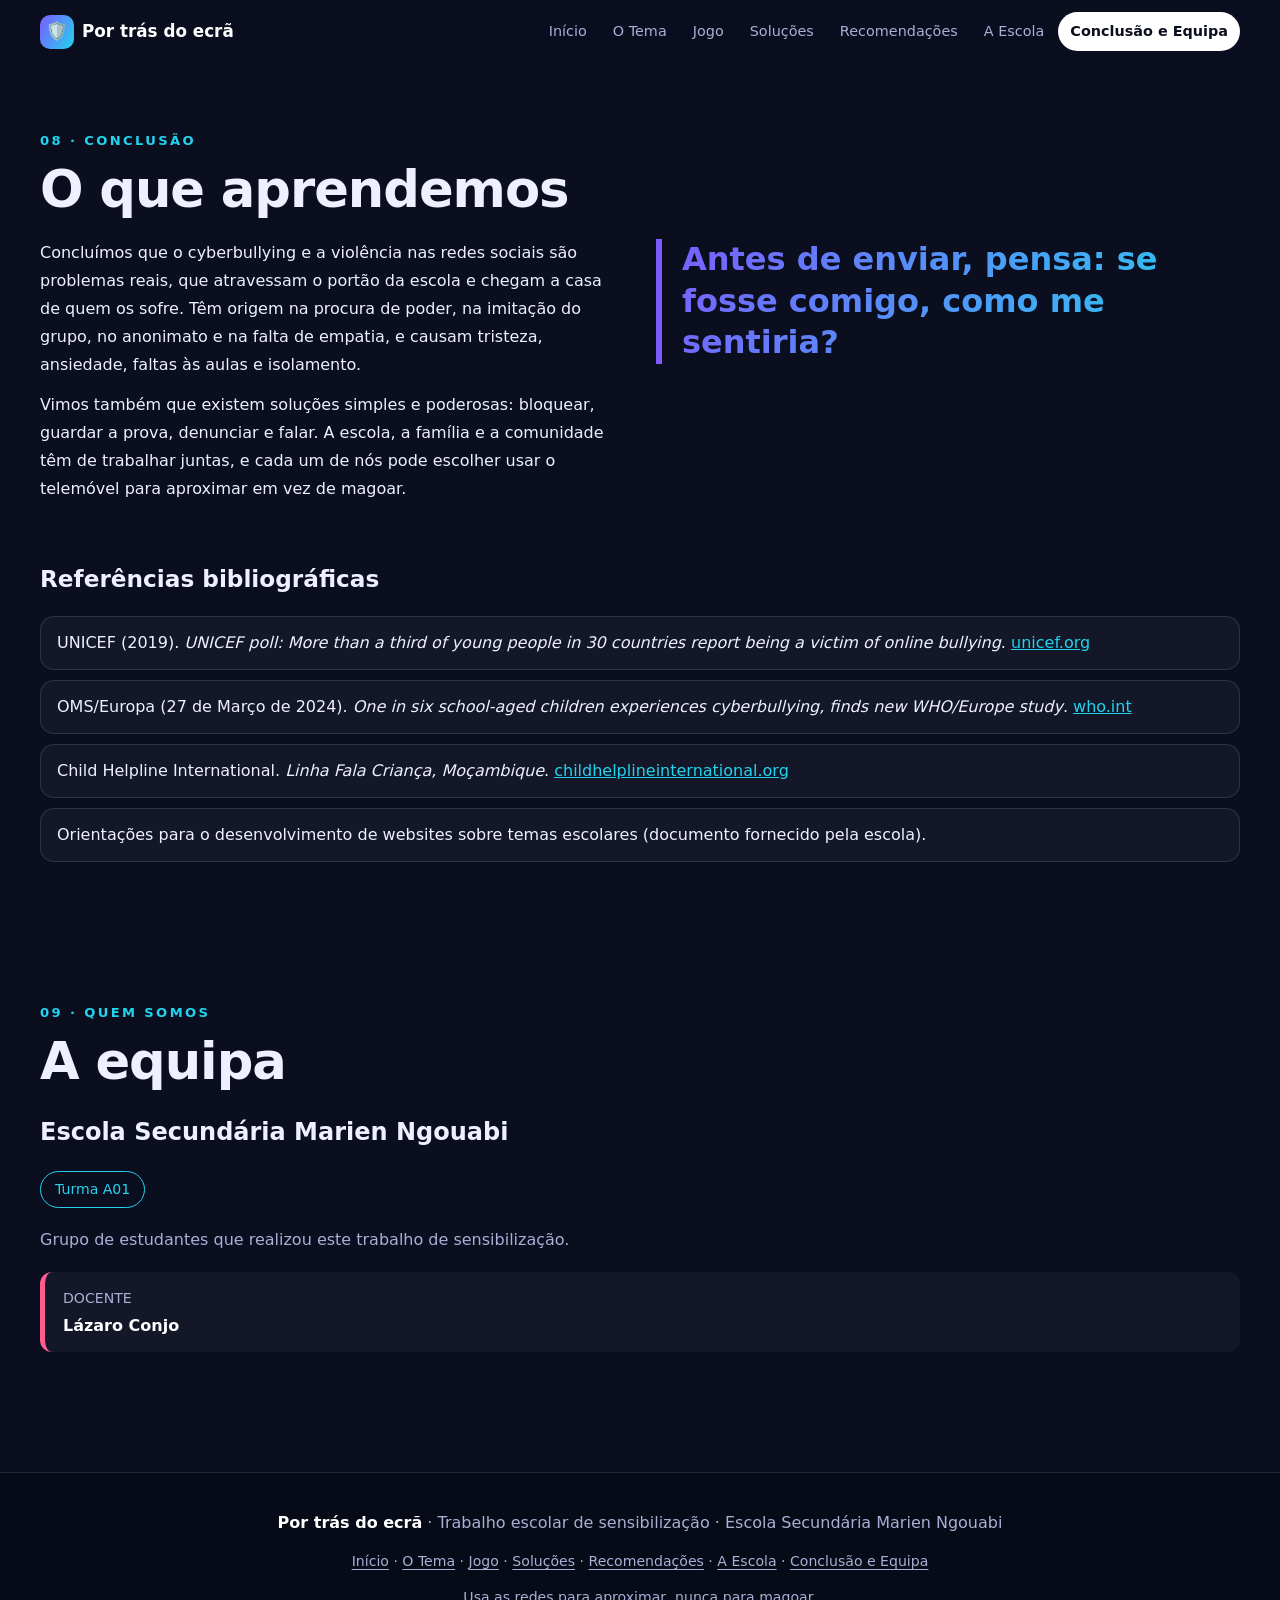
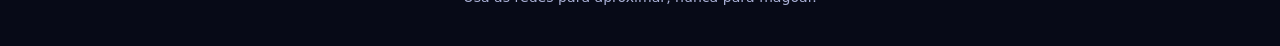
<file: conclusao.html>
<!DOCTYPE html>
<html lang="pt">
<head>
<meta charset="UTF-8">
<meta name="viewport" content="width=device-width, initial-scale=1">
<title>Conclusão, referências e equipa | Por trás do ecrã</title>
<meta name="description" content="Conclusão do trabalho, referências bibliográficas e dados da equipa.">
<link rel="stylesheet" href="style.css">
</head>
<body>
<header id="nav">
  <div class="nav-in">
    <a class="logo" href="index.html"><span class="lg">🛡️</span> Por trás do ecrã</a>
    <button id="burger" aria-label="Abrir menu" aria-expanded="false">☰</button>
    <nav id="menu">
      <a href="index.html">Início</a>
      <a href="tema.html">O Tema</a>
      <a href="jogo.html">Jogo</a>
      <a href="solucoes.html">Soluções</a>
      <a href="recomendacoes.html">Recomendações</a>
      <a href="escola.html">A Escola</a>
      <a href="conclusao.html" class="on" aria-current="page">Conclusão e Equipa</a>
    </nav>
  </div>
</header>
<main class="pg">
<section id="conclusao" class="sec first">
  <p class="eyebrow rv">08 · Conclusão</p>
  <h2 class="rv">O que aprendemos</h2>
  <div class="two">
    <div class="rv">
      <p>Concluímos que o cyberbullying e a violência nas redes sociais são problemas reais, que atravessam o portão da escola e chegam a casa de quem os sofre. Têm origem na procura de poder, na imitação do grupo, no anonimato e na falta de empatia, e causam tristeza, ansiedade, faltas às aulas e isolamento.</p>
      <p>Vimos também que existem soluções simples e poderosas: bloquear, guardar a prova, denunciar e falar. A escola, a família e a comunidade têm de trabalhar juntas, e cada um de nós pode escolher usar o telemóvel para aproximar em vez de magoar.</p>
    </div>
    <blockquote class="rv">Antes de enviar, pensa: <b>se fosse comigo, como me sentiria?</b></blockquote>
  </div>

  <h3 class="h3 rv" id="fontes">Referências bibliográficas</h3>
  <ul class="refs rv">
    <li>UNICEF (2019). <i>UNICEF poll: More than a third of young people in 30 countries report being a victim of online bullying</i>. <a href="https://www.unicef.org/angola/en/press-releases/more-third-young-people-30-countries-report-being-victim-online-bullying">unicef.org</a></li>
    <li>OMS/Europa (27 de Março de 2024). <i>One in six school-aged children experiences cyberbullying, finds new WHO/Europe study</i>. <a href="https://www.who.int/azerbaijan/news/item/27-03-2024-one-in-six-school-aged-children-experiences-cyberbullying--finds-new-who-europe-study">who.int</a></li>
    <li>Child Helpline International. <i>Linha Fala Criança, Moçambique</i>. <a href="https://childhelplineinternational.org/mozambique-linha-fala-crianca-child-helpline-mozambique/">childhelplineinternational.org</a></li>
    <li>Orientações para o desenvolvimento de websites sobre temas escolares (documento fornecido pela escola).</li>
  </ul>
</section>
<section id="equipa" class="sec">
  <p class="eyebrow rv">09 · Quem somos</p>
  <h2 class="rv">A equipa</h2>
  <div id="team" class="team rv"></div>
</section>
</main>
<footer>
  <p><b>Por trás do ecrã</b> · Trabalho escolar de sensibilização · Escola Secundária Marien Ngouabi</p>
  <p class="small fnav"><a href="index.html">Início</a> · <a href="tema.html">O Tema</a> · <a href="jogo.html">Jogo</a> · <a href="solucoes.html">Soluções</a> · <a href="recomendacoes.html">Recomendações</a> · <a href="escola.html">A Escola</a> · <a href="conclusao.html">Conclusão e Equipa</a></p>
  <p class="small">Usa as redes para aproximar, nunca para magoar.</p>
</footer>
<div id="lb" class="lb" hidden><button type="button" id="lbx" aria-label="Fechar">✕</button><img id="lbi" alt=""><p id="lbc"></p></div>
<script src="equipa.js"></script>
<script src="script.js"></script>
</body>
</html>
</file>
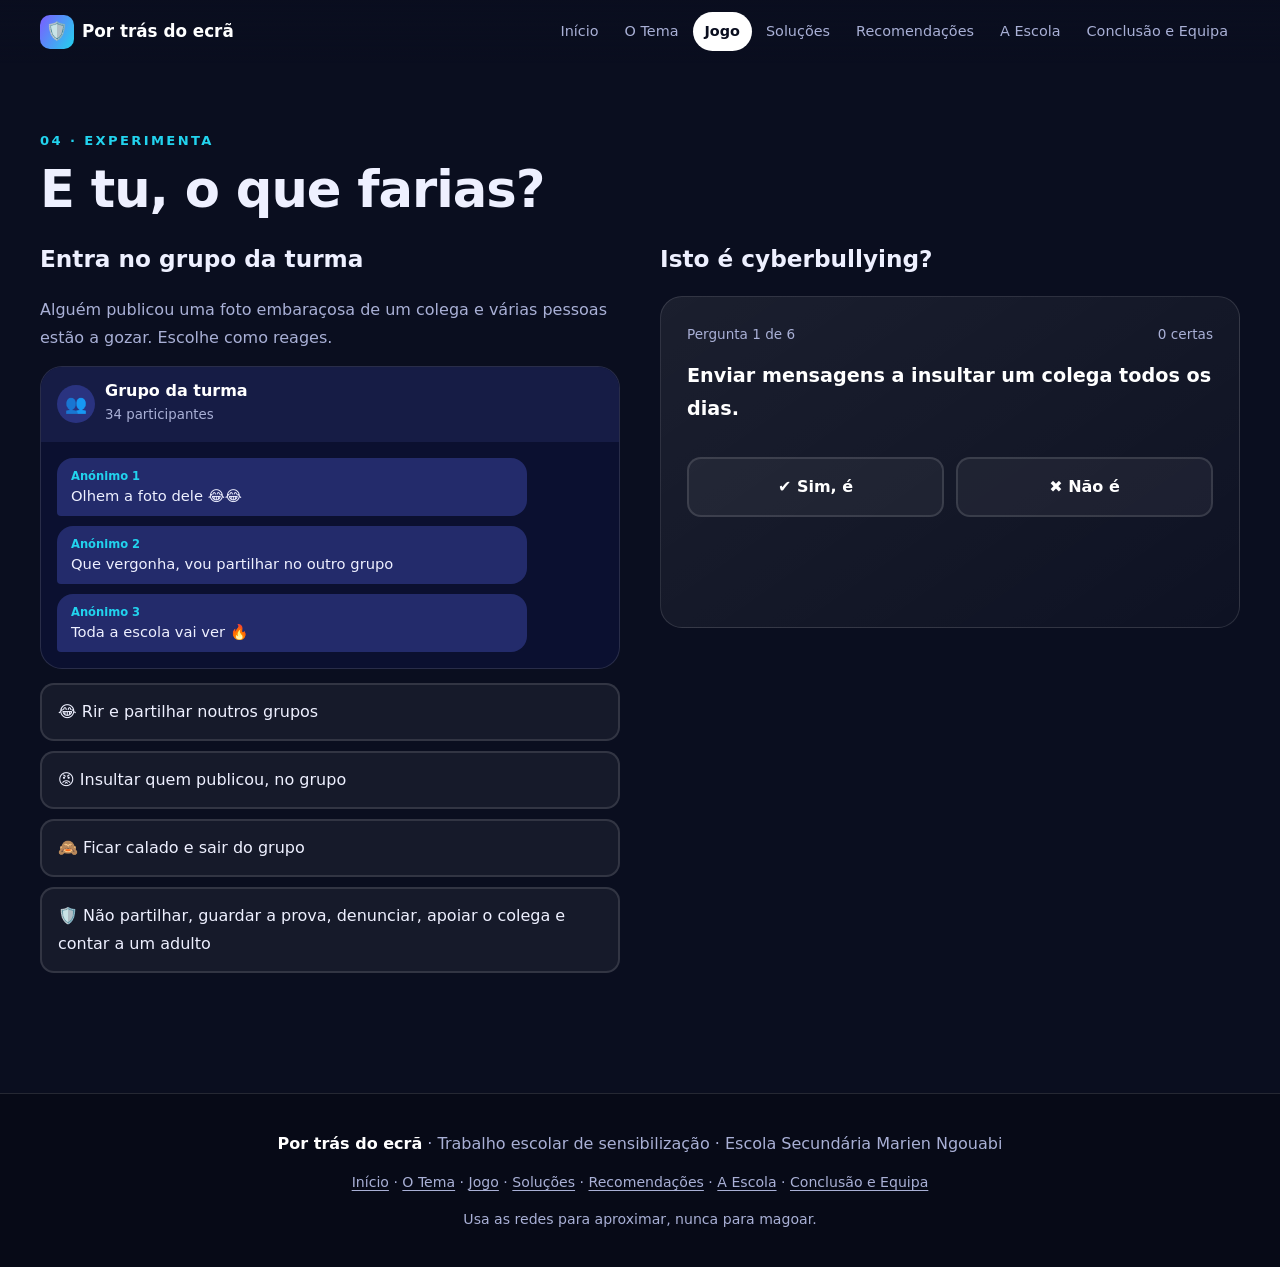
<file: jogo.html>
<!DOCTYPE html>
<html lang="pt">
<head>
<meta charset="UTF-8">
<meta name="viewport" content="width=device-width, initial-scale=1">
<title>Jogo | Por trás do ecrã</title>
<meta name="description" content="Simulador de chat e quiz sobre cyberbullying.">
<link rel="stylesheet" href="style.css">
</head>
<body>
<header id="nav">
  <div class="nav-in">
    <a class="logo" href="index.html"><span class="lg">🛡️</span> Por trás do ecrã</a>
    <button id="burger" aria-label="Abrir menu" aria-expanded="false">☰</button>
    <nav id="menu">
      <a href="index.html">Início</a>
      <a href="tema.html">O Tema</a>
      <a href="jogo.html" class="on" aria-current="page">Jogo</a>
      <a href="solucoes.html">Soluções</a>
      <a href="recomendacoes.html">Recomendações</a>
      <a href="escola.html">A Escola</a>
      <a href="conclusao.html">Conclusão e Equipa</a>
    </nav>
  </div>
</header>
<main class="pg">
<section id="jogo" class="sec first">
  <p class="eyebrow rv">04 · Experimenta</p>
  <h2 class="rv">E tu, o que farias?</h2>
  <div class="two game-two">
    <div class="rv">
      <h3 class="h3" style="margin-top:0">Entra no grupo da turma</h3>
      <p class="muted">Alguém publicou uma foto embaraçosa de um colega e várias pessoas estão a gozar. Escolhe como reages.</p>
      <div class="chat" id="chat">
        <div class="chat-h"><span class="av">👥</span><div><b>Grupo da turma</b><small>34 participantes</small></div></div>
        <div class="chat-b" id="chatb">
          <div class="b in"><i>Anónimo 1</i>Olhem a foto dele 😂😂</div>
          <div class="b in"><i>Anónimo 2</i>Que vergonha, vou partilhar no outro grupo</div>
          <div class="b in"><i>Anónimo 3</i>Toda a escola vai ver 🔥</div>
        </div>
      </div>
      <div class="opts" id="opts">
        <button type="button" data-k="0">😂 Rir e partilhar noutros grupos</button>
        <button type="button" data-k="1">😡 Insultar quem publicou, no grupo</button>
        <button type="button" data-k="2">🙈 Ficar calado e sair do grupo</button>
        <button type="button" data-k="3">🛡️ Não partilhar, guardar a prova, denunciar, apoiar o colega e contar a um adulto</button>
      </div>
      <div id="outcome" class="outcome" aria-live="polite"></div>
    </div>
    <div class="rv">
      <h3 class="h3" style="margin-top:0">Isto é cyberbullying?</h3>
      <div id="quiz" class="quiz glass"></div>
    </div>
  </div>
</section>
</main>
<footer>
  <p><b>Por trás do ecrã</b> · Trabalho escolar de sensibilização · Escola Secundária Marien Ngouabi</p>
  <p class="small fnav"><a href="index.html">Início</a> · <a href="tema.html">O Tema</a> · <a href="jogo.html">Jogo</a> · <a href="solucoes.html">Soluções</a> · <a href="recomendacoes.html">Recomendações</a> · <a href="escola.html">A Escola</a> · <a href="conclusao.html">Conclusão e Equipa</a></p>
  <p class="small">Usa as redes para aproximar, nunca para magoar.</p>
</footer>
<div id="lb" class="lb" hidden><button type="button" id="lbx" aria-label="Fechar">✕</button><img id="lbi" alt=""><p id="lbc"></p></div>
<script src="equipa.js"></script>
<script src="script.js"></script>
</body>
</html>
</file>
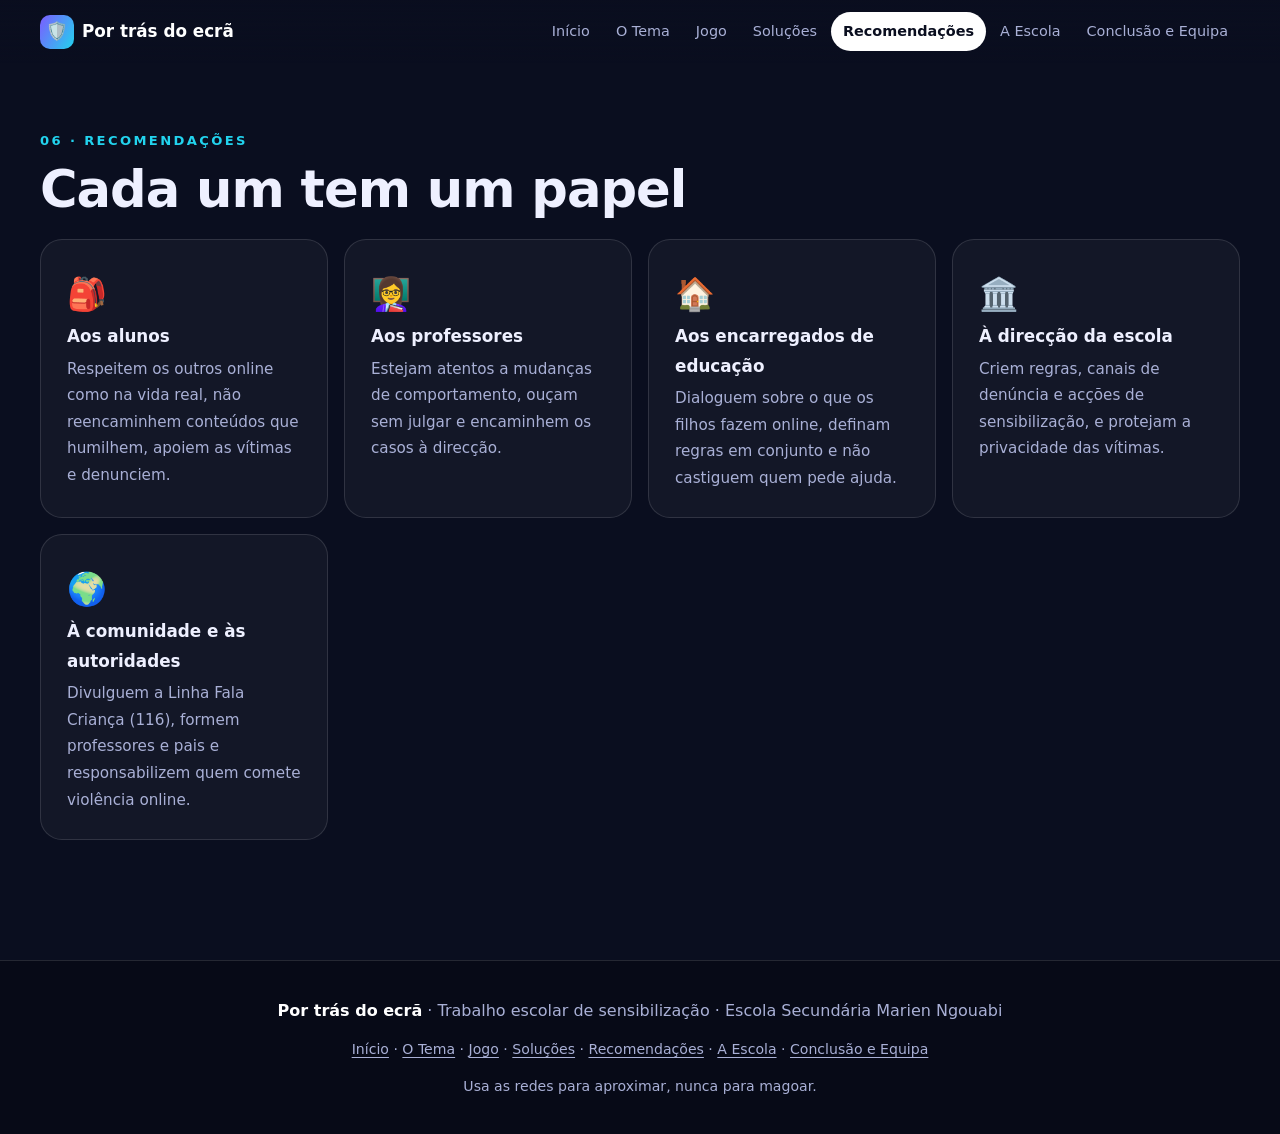
<file: recomendacoes.html>
<!DOCTYPE html>
<html lang="pt">
<head>
<meta charset="UTF-8">
<meta name="viewport" content="width=device-width, initial-scale=1">
<title>Recomendações | Por trás do ecrã</title>
<meta name="description" content="Recomendações a alunos, professores, encarregados de educação e direcção da escola.">
<link rel="stylesheet" href="style.css">
</head>
<body>
<header id="nav">
  <div class="nav-in">
    <a class="logo" href="index.html"><span class="lg">🛡️</span> Por trás do ecrã</a>
    <button id="burger" aria-label="Abrir menu" aria-expanded="false">☰</button>
    <nav id="menu">
      <a href="index.html">Início</a>
      <a href="tema.html">O Tema</a>
      <a href="jogo.html">Jogo</a>
      <a href="solucoes.html">Soluções</a>
      <a href="recomendacoes.html" class="on" aria-current="page">Recomendações</a>
      <a href="escola.html">A Escola</a>
      <a href="conclusao.html">Conclusão e Equipa</a>
    </nav>
  </div>
</header>
<main class="pg">
<section id="recomendacoes" class="sec first">
  <p class="eyebrow rv">06 · Recomendações</p>
  <h2 class="rv">Cada um tem um papel</h2>
  <div class="recs">
    <article class="rv"><span>🎒</span><h4>Aos alunos</h4><p>Respeitem os outros online como na vida real, não reencaminhem conteúdos que humilhem, apoiem as vítimas e denunciem.</p></article>
    <article class="rv"><span>👩‍🏫</span><h4>Aos professores</h4><p>Estejam atentos a mudanças de comportamento, ouçam sem julgar e encaminhem os casos à direcção.</p></article>
    <article class="rv"><span>🏠</span><h4>Aos encarregados de educação</h4><p>Dialoguem sobre o que os filhos fazem online, definam regras em conjunto e não castiguem quem pede ajuda.</p></article>
    <article class="rv"><span>🏛️</span><h4>À direcção da escola</h4><p>Criem regras, canais de denúncia e acções de sensibilização, e protejam a privacidade das vítimas.</p></article>
    <article class="rv"><span>🌍</span><h4>À comunidade e às autoridades</h4><p>Divulguem a Linha Fala Criança (116), formem professores e pais e responsabilizem quem comete violência online.</p></article>
  </div>
</section>
</main>
<footer>
  <p><b>Por trás do ecrã</b> · Trabalho escolar de sensibilização · Escola Secundária Marien Ngouabi</p>
  <p class="small fnav"><a href="index.html">Início</a> · <a href="tema.html">O Tema</a> · <a href="jogo.html">Jogo</a> · <a href="solucoes.html">Soluções</a> · <a href="recomendacoes.html">Recomendações</a> · <a href="escola.html">A Escola</a> · <a href="conclusao.html">Conclusão e Equipa</a></p>
  <p class="small">Usa as redes para aproximar, nunca para magoar.</p>
</footer>
<div id="lb" class="lb" hidden><button type="button" id="lbx" aria-label="Fechar">✕</button><img id="lbi" alt=""><p id="lbc"></p></div>
<script src="equipa.js"></script>
<script src="script.js"></script>
</body>
</html>
</file>
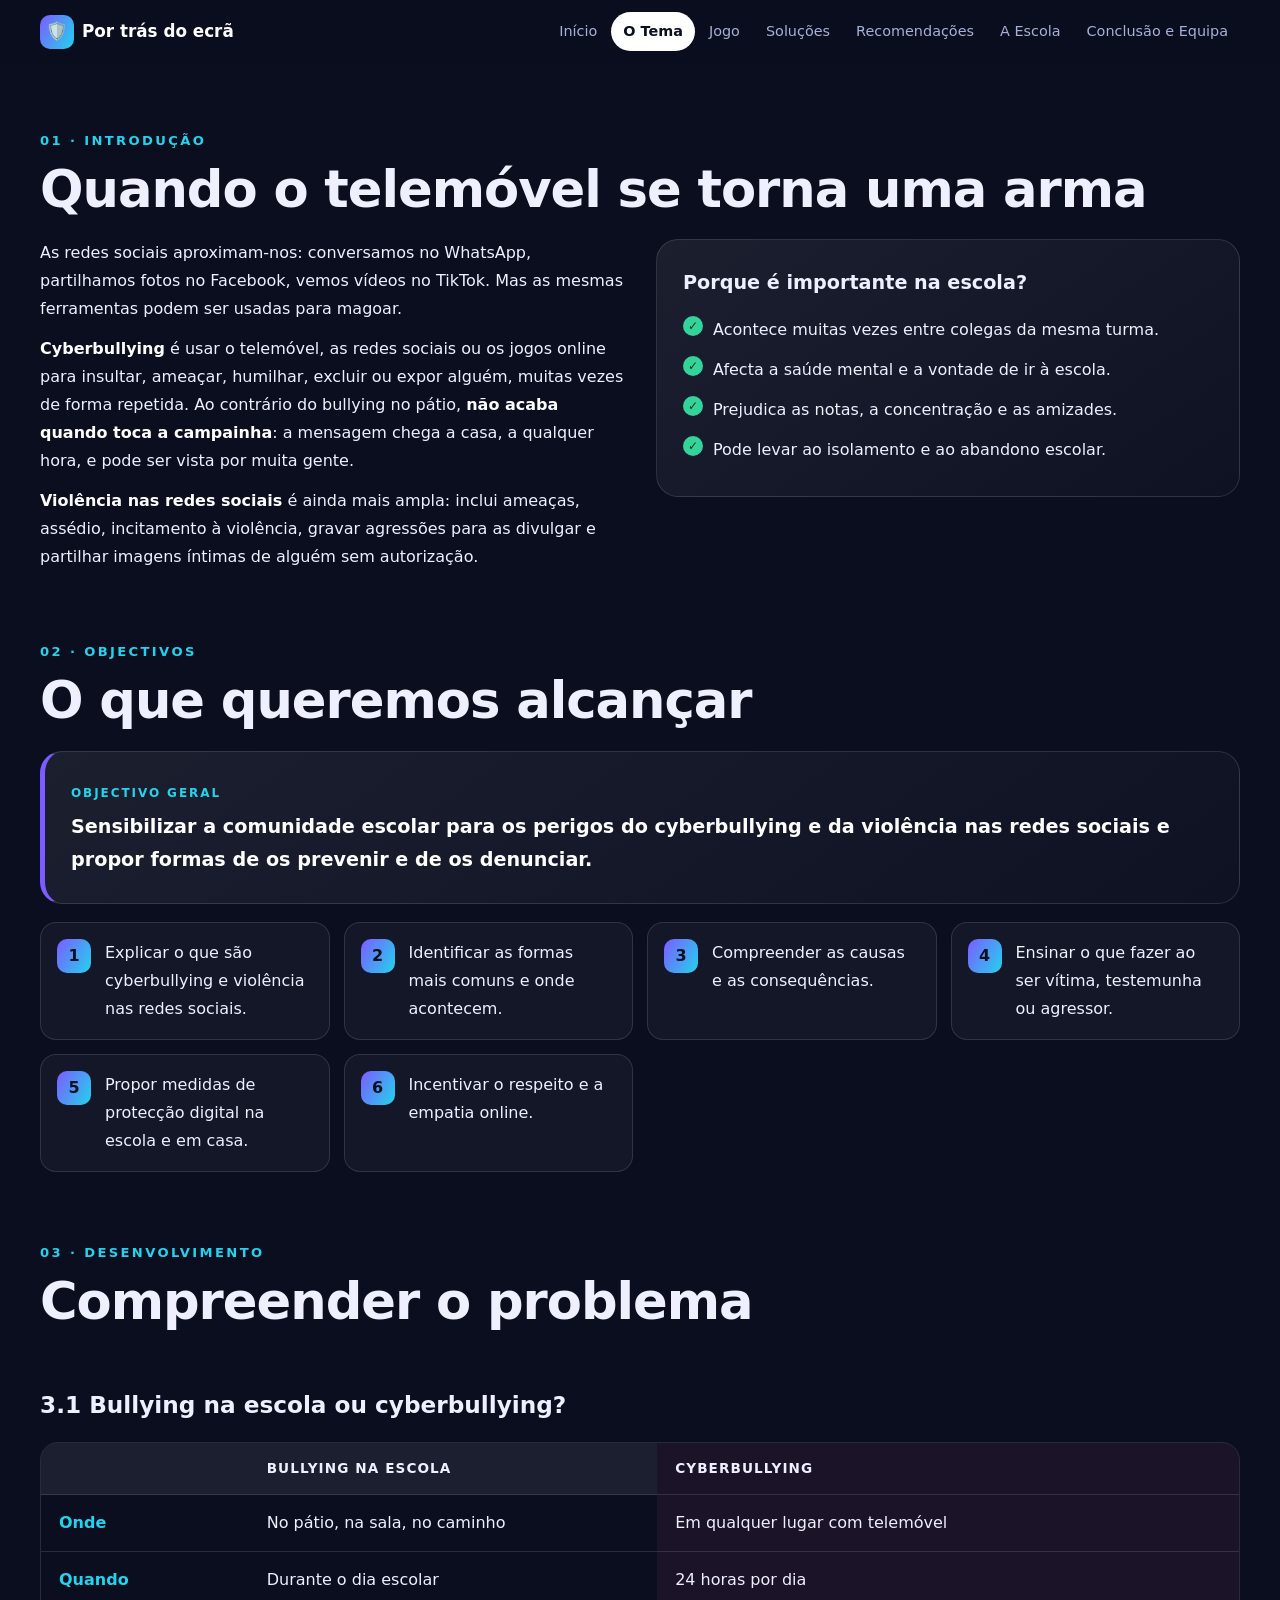
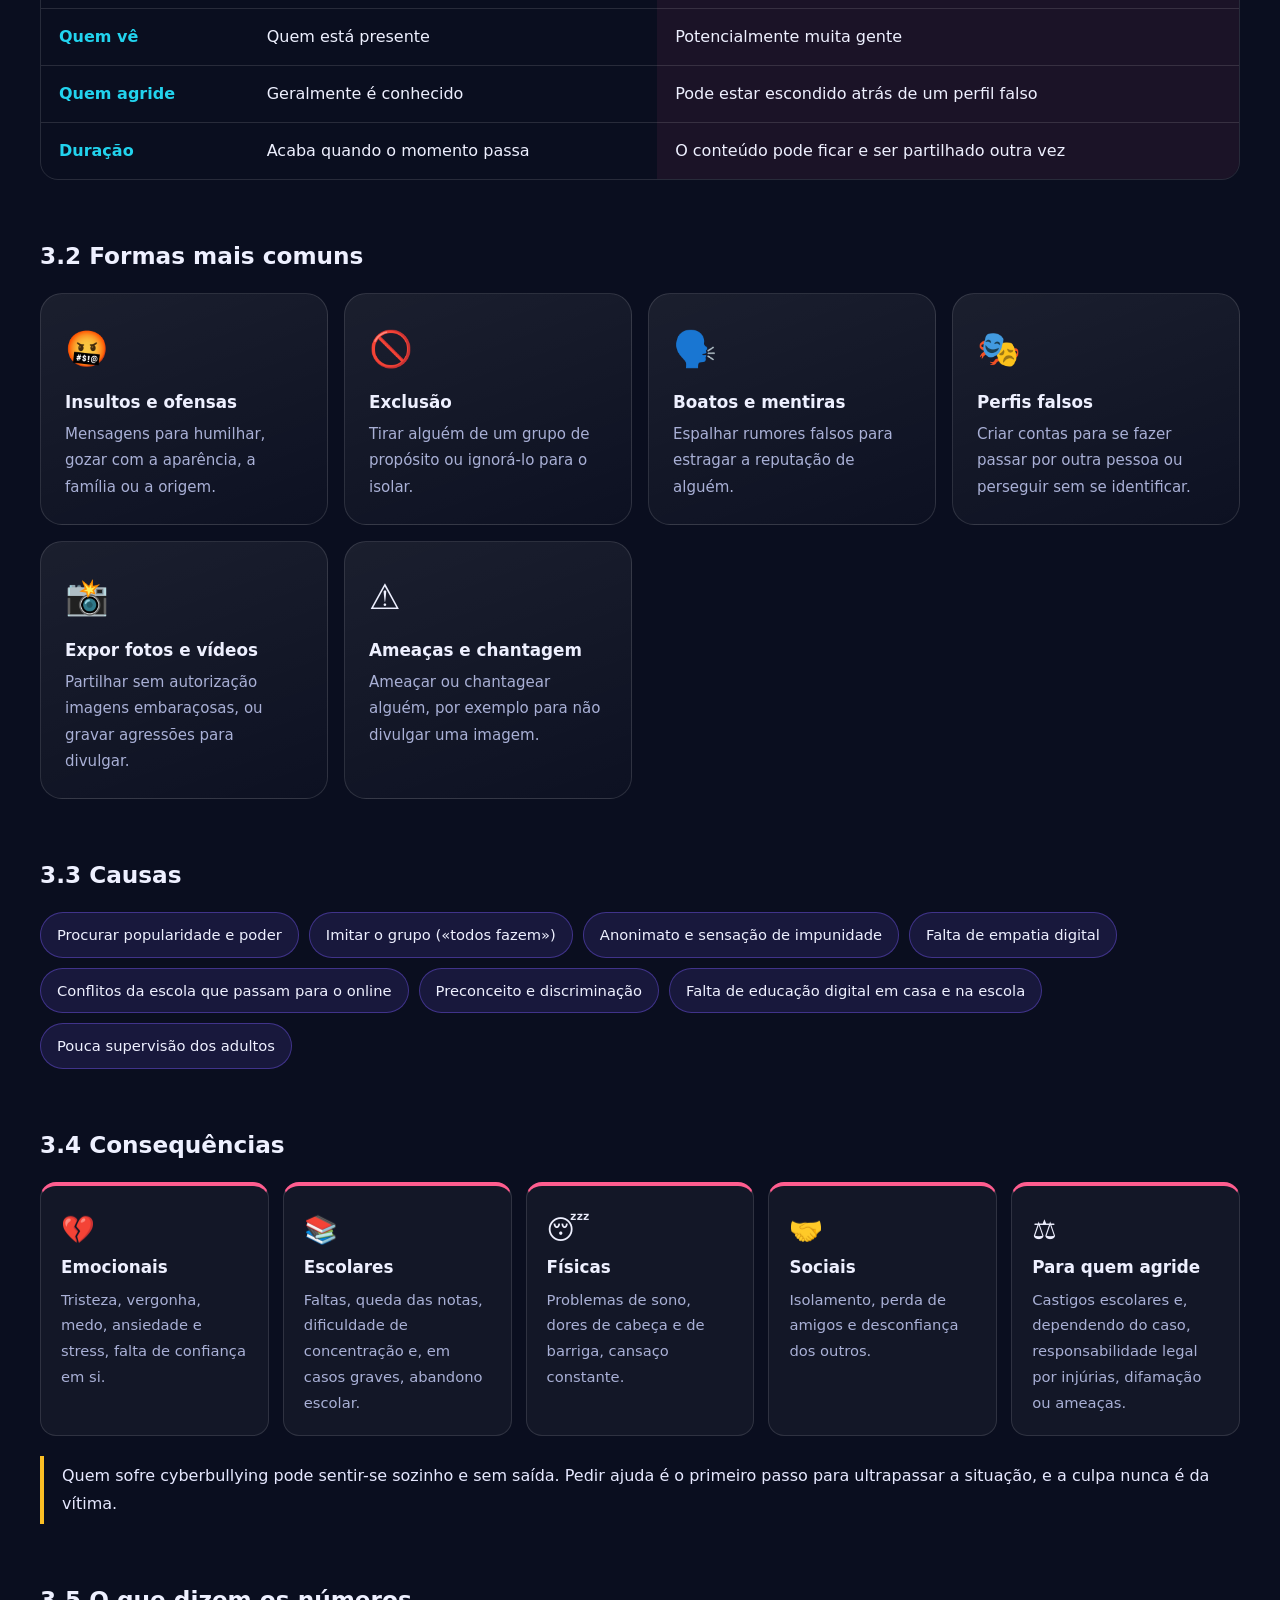
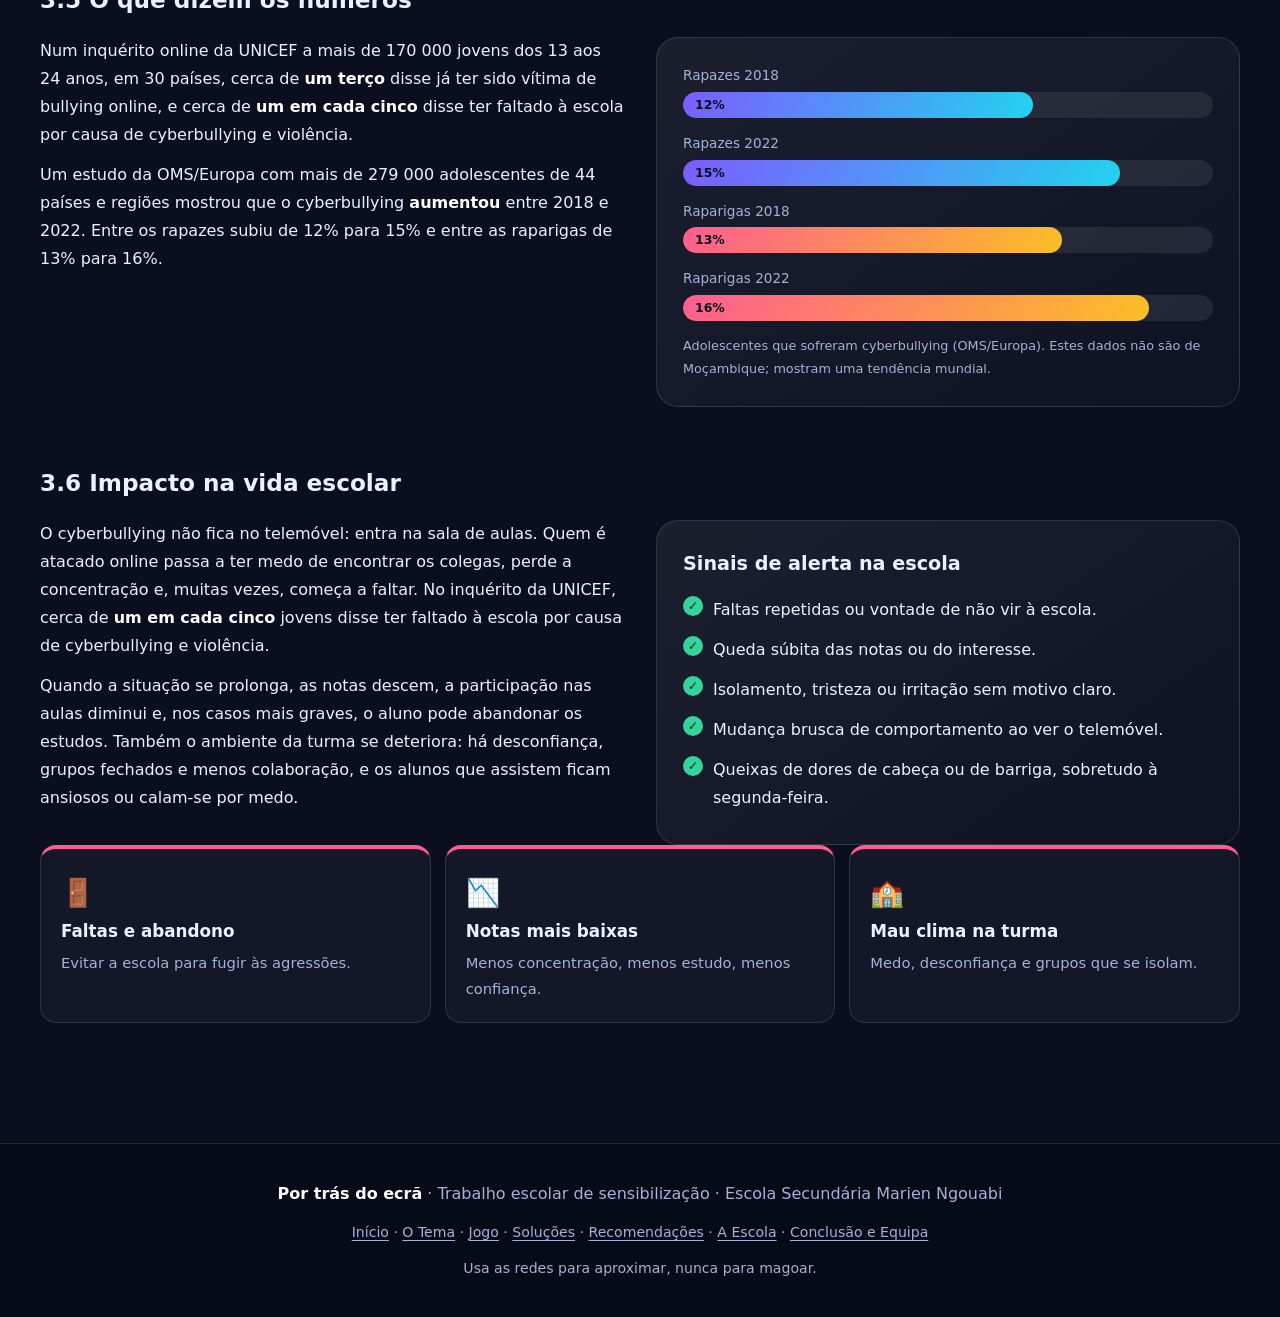
<file: tema.html>
<!DOCTYPE html>
<html lang="pt">
<head>
<meta charset="UTF-8">
<meta name="viewport" content="width=device-width, initial-scale=1">
<title>O Tema | Por trás do ecrã</title>
<meta name="description" content="Introdução, objectivos e desenvolvimento: causas, consequências e impacto do cyberbullying na vida escolar.">
<link rel="stylesheet" href="style.css">
</head>
<body>
<header id="nav">
  <div class="nav-in">
    <a class="logo" href="index.html"><span class="lg">🛡️</span> Por trás do ecrã</a>
    <button id="burger" aria-label="Abrir menu" aria-expanded="false">☰</button>
    <nav id="menu">
      <a href="index.html">Início</a>
      <a href="tema.html" class="on" aria-current="page">O Tema</a>
      <a href="jogo.html">Jogo</a>
      <a href="solucoes.html">Soluções</a>
      <a href="recomendacoes.html">Recomendações</a>
      <a href="escola.html">A Escola</a>
      <a href="conclusao.html">Conclusão e Equipa</a>
    </nav>
  </div>
</header>
<main class="pg">
<section id="tema" class="sec first">
  <p class="eyebrow rv">01 · Introdução</p>
  <h2 class="rv">Quando o telemóvel se torna uma arma</h2>
  <div class="two">
    <div class="rv">
      <p>As redes sociais aproximam-nos: conversamos no WhatsApp, partilhamos fotos no Facebook, vemos vídeos no TikTok. Mas as mesmas ferramentas podem ser usadas para magoar.</p>
      <p><b>Cyberbullying</b> é usar o telemóvel, as redes sociais ou os jogos online para insultar, ameaçar, humilhar, excluir ou expor alguém, muitas vezes de forma repetida. Ao contrário do bullying no pátio, <b>não acaba quando toca a campainha</b>: a mensagem chega a casa, a qualquer hora, e pode ser vista por muita gente.</p>
      <p><b>Violência nas redes sociais</b> é ainda mais ampla: inclui ameaças, assédio, incitamento à violência, gravar agressões para as divulgar e partilhar imagens íntimas de alguém sem autorização.</p>
    </div>
    <aside class="glass rv">
      <h3>Porque é importante na escola?</h3>
      <ul class="ticks">
        <li>Acontece muitas vezes entre colegas da mesma turma.</li>
        <li>Afecta a saúde mental e a vontade de ir à escola.</li>
        <li>Prejudica as notas, a concentração e as amizades.</li>
        <li>Pode levar ao isolamento e ao abandono escolar.</li>
      </ul>
    </aside>
  </div>

  <p class="eyebrow rv" style="margin-top:70px">02 · Objectivos</p>
  <h2 class="rv">O que queremos alcançar</h2>
  <div class="goal glass rv"><span>OBJECTIVO GERAL</span><p>Sensibilizar a comunidade escolar para os perigos do cyberbullying e da violência nas redes sociais e propor formas de os prevenir e de os denunciar.</p></div>
  <div class="goals">
    <div class="rv"><i>1</i>Explicar o que são cyberbullying e violência nas redes sociais.</div>
    <div class="rv"><i>2</i>Identificar as formas mais comuns e onde acontecem.</div>
    <div class="rv"><i>3</i>Compreender as causas e as consequências.</div>
    <div class="rv"><i>4</i>Ensinar o que fazer ao ser vítima, testemunha ou agressor.</div>
    <div class="rv"><i>5</i>Propor medidas de protecção digital na escola e em casa.</div>
    <div class="rv"><i>6</i>Incentivar o respeito e a empatia online.</div>
  </div>

  <p class="eyebrow rv" style="margin-top:70px">03 · Desenvolvimento</p>
  <h2 class="rv">Compreender o problema</h2>

  <h3 class="h3 rv">3.1 Bullying na escola ou cyberbullying?</h3>
  <div class="tablewrap rv"><table>
    <thead><tr><th></th><th>Bullying na escola</th><th>Cyberbullying</th></tr></thead>
    <tbody>
      <tr><td>Onde</td><td>No pátio, na sala, no caminho</td><td>Em qualquer lugar com telemóvel</td></tr>
      <tr><td>Quando</td><td>Durante o dia escolar</td><td>24 horas por dia</td></tr>
      <tr><td>Quem vê</td><td>Quem está presente</td><td>Potencialmente muita gente</td></tr>
      <tr><td>Quem agride</td><td>Geralmente é conhecido</td><td>Pode estar escondido atrás de um perfil falso</td></tr>
      <tr><td>Duração</td><td>Acaba quando o momento passa</td><td>O conteúdo pode ficar e ser partilhado outra vez</td></tr>
    </tbody>
  </table></div>

  <h3 class="h3 rv">3.2 Formas mais comuns</h3>
  <div class="cards6">
    <article class="tile rv"><span>🤬</span><h4>Insultos e ofensas</h4><p>Mensagens para humilhar, gozar com a aparência, a família ou a origem.</p></article>
    <article class="tile rv"><span>🚫</span><h4>Exclusão</h4><p>Tirar alguém de um grupo de propósito ou ignorá-lo para o isolar.</p></article>
    <article class="tile rv"><span>🗣️</span><h4>Boatos e mentiras</h4><p>Espalhar rumores falsos para estragar a reputação de alguém.</p></article>
    <article class="tile rv"><span>🎭</span><h4>Perfis falsos</h4><p>Criar contas para se fazer passar por outra pessoa ou perseguir sem se identificar.</p></article>
    <article class="tile rv"><span>📸</span><h4>Expor fotos e vídeos</h4><p>Partilhar sem autorização imagens embaraçosas, ou gravar agressões para divulgar.</p></article>
    <article class="tile rv"><span>⚠️</span><h4>Ameaças e chantagem</h4><p>Ameaçar ou chantagear alguém, por exemplo para não divulgar uma imagem.</p></article>
  </div>

  <h3 class="h3 rv">3.3 Causas</h3>
  <div class="chips rv">
    <span>Procurar popularidade e poder</span><span>Imitar o grupo («todos fazem»)</span><span>Anonimato e sensação de impunidade</span><span>Falta de empatia digital</span><span>Conflitos da escola que passam para o online</span><span>Preconceito e discriminação</span><span>Falta de educação digital em casa e na escola</span><span>Pouca supervisão dos adultos</span>
  </div>

  <h3 class="h3 rv">3.4 Consequências</h3>
  <div class="cons">
    <div class="rv"><span>💔</span><h4>Emocionais</h4><p>Tristeza, vergonha, medo, ansiedade e stress, falta de confiança em si.</p></div>
    <div class="rv"><span>📚</span><h4>Escolares</h4><p>Faltas, queda das notas, dificuldade de concentração e, em casos graves, abandono escolar.</p></div>
    <div class="rv"><span>😴</span><h4>Físicas</h4><p>Problemas de sono, dores de cabeça e de barriga, cansaço constante.</p></div>
    <div class="rv"><span>🤝</span><h4>Sociais</h4><p>Isolamento, perda de amigos e desconfiança dos outros.</p></div>
    <div class="rv"><span>⚖️</span><h4>Para quem agride</h4><p>Castigos escolares e, dependendo do caso, responsabilidade legal por injúrias, difamação ou ameaças.</p></div>
  </div>
  <p class="note rv">Quem sofre cyberbullying pode sentir-se sozinho e sem saída. Pedir ajuda é o primeiro passo para ultrapassar a situação, e a culpa nunca é da vítima.</p>

  <h3 class="h3 rv">3.5 O que dizem os números</h3>
  <div class="two">
    <div class="rv"><p>Num inquérito online da UNICEF a mais de 170 000 jovens dos 13 aos 24 anos, em 30 países, cerca de <b>um terço</b> disse já ter sido vítima de bullying online, e cerca de <b>um em cada cinco</b> disse ter faltado à escola por causa de cyberbullying e violência.</p>
    <p>Um estudo da OMS/Europa com mais de 279 000 adolescentes de 44 países e regiões mostrou que o cyberbullying <b>aumentou</b> entre 2018 e 2022. Entre os rapazes subiu de 12% para 15% e entre as raparigas de 13% para 16%.</p></div>
    <div class="glass rv"><div class="bars">
      <div class="br"><span>Rapazes 2018</span><div><i style="--w:12%">12%</i></div></div>
      <div class="br"><span>Rapazes 2022</span><div><i style="--w:15%">15%</i></div></div>
      <div class="br"><span>Raparigas 2018</span><div><i style="--w:13%" class="alt">13%</i></div></div>
      <div class="br"><span>Raparigas 2022</span><div><i style="--w:16%" class="alt">16%</i></div></div>
    </div><small class="muted">Adolescentes que sofreram cyberbullying (OMS/Europa). Estes dados não são de Moçambique; mostram uma tendência mundial.</small></div>
  </div>
  <h3 class="h3 rv">3.6 Impacto na vida escolar</h3>
  <div class="two">
    <div class="rv">
      <p>O cyberbullying não fica no telemóvel: entra na sala de aulas. Quem é atacado online passa a ter medo de encontrar os colegas, perde a concentração e, muitas vezes, começa a faltar. No inquérito da UNICEF, cerca de <b>um em cada cinco</b> jovens disse ter faltado à escola por causa de cyberbullying e violência.</p>
      <p>Quando a situação se prolonga, as notas descem, a participação nas aulas diminui e, nos casos mais graves, o aluno pode abandonar os estudos. Também o ambiente da turma se deteriora: há desconfiança, grupos fechados e menos colaboração, e os alunos que assistem ficam ansiosos ou calam-se por medo.</p>
    </div>
    <aside class="glass rv">
      <h3>Sinais de alerta na escola</h3>
      <ul class="ticks">
        <li>Faltas repetidas ou vontade de não vir à escola.</li>
        <li>Queda súbita das notas ou do interesse.</li>
        <li>Isolamento, tristeza ou irritação sem motivo claro.</li>
        <li>Mudança brusca de comportamento ao ver o telemóvel.</li>
        <li>Queixas de dores de cabeça ou de barriga, sobretudo à segunda-feira.</li>
      </ul>
    </aside>
  </div>
  <div class="cons">
    <div class="rv"><span>🚪</span><h4>Faltas e abandono</h4><p>Evitar a escola para fugir às agressões.</p></div>
    <div class="rv"><span>📉</span><h4>Notas mais baixas</h4><p>Menos concentração, menos estudo, menos confiança.</p></div>
    <div class="rv"><span>🏫</span><h4>Mau clima na turma</h4><p>Medo, desconfiança e grupos que se isolam.</p></div>
  </div>
</section>
</main>
<footer>
  <p><b>Por trás do ecrã</b> · Trabalho escolar de sensibilização · Escola Secundária Marien Ngouabi</p>
  <p class="small fnav"><a href="index.html">Início</a> · <a href="tema.html">O Tema</a> · <a href="jogo.html">Jogo</a> · <a href="solucoes.html">Soluções</a> · <a href="recomendacoes.html">Recomendações</a> · <a href="escola.html">A Escola</a> · <a href="conclusao.html">Conclusão e Equipa</a></p>
  <p class="small">Usa as redes para aproximar, nunca para magoar.</p>
</footer>
<div id="lb" class="lb" hidden><button type="button" id="lbx" aria-label="Fechar">✕</button><img id="lbi" alt=""><p id="lbc"></p></div>
<script src="equipa.js"></script>
<script src="script.js"></script>
</body>
</html>
</file>
<file: style.css>
:root{--bg:#0a0e1f;--bg2:#0f1533;--card:#ffffff0d;--line:#ffffff1f;--ink:#eef0ff;--mut:#a9b0d6;--v:#7c5cff;--c:#22d3ee;--r:#ff5d8f;--g:#34d399;--y:#fbbf24;--grad:linear-gradient(120deg,#7c5cff,#22d3ee)}
*{box-sizing:border-box;margin:0;padding:0}
html{scroll-behavior:smooth;scroll-padding-top:72px}
body{background:var(--bg);color:var(--ink);font-family:system-ui,-apple-system,"Segoe UI",Roboto,Arial,sans-serif;line-height:1.75;overflow-x:hidden;-webkit-text-size-adjust:100%}
a{color:var(--c)}b{color:#fff}img{max-width:100%;display:block}
.muted{color:var(--mut)}.small{font-size:.88rem}
p+p{margin-top:12px}
:focus-visible{outline:3px solid var(--c);outline-offset:3px}

/* nav */
#nav{position:fixed;top:0;left:0;right:0;z-index:50;transition:background .3s,backdrop-filter .3s,box-shadow .3s}
#nav.sc{background:#0a0e1fdd;backdrop-filter:blur(12px);box-shadow:0 1px 0 var(--line)}
.nav-in{max-width:1240px;margin:auto;display:flex;align-items:center;justify-content:space-between;padding:12px 20px;gap:16px}
.logo{display:flex;align-items:center;gap:8px;font-weight:800;color:#fff;text-decoration:none;font-size:1.05rem;white-space:nowrap}
.lg{display:grid;place-items:center;width:34px;height:34px;border-radius:10px;background:var(--grad);font-size:1.1rem}
#menu{display:flex;gap:2px}
#menu a{color:var(--mut);text-decoration:none;padding:7px 12px;border-radius:30px;font-size:.9rem;transition:.2s}
#menu a:hover{color:#fff;background:#ffffff14}
#menu a.on{color:#0a0e1f;background:#fff;font-weight:600}
#burger{display:none;background:#ffffff14;border:1px solid var(--line);color:#fff;font-size:1.3rem;padding:4px 12px;border-radius:10px;cursor:pointer}

/* hero */
.hero{position:relative;min-height:100vh;display:flex;align-items:center;padding:110px 20px 80px;overflow:hidden}
.hero-bg{position:absolute;inset:0;background:linear-gradient(90deg,#0a0e1ff0 0%,#0a0e1fb0 45%,#0a0e1f40 100%),linear-gradient(180deg,#0a0e1f00 60%,var(--bg) 100%),radial-gradient(700px 500px at 82% 25%,#7c5cff40,transparent 60%),url([data-uri]) center/cover no-repeat}
.hero-in{position:relative;max-width:1240px;margin:auto;width:100%;display:grid;grid-template-columns:1.2fr .8fr;gap:40px;align-items:center}
.kicker{display:inline-block;font-size:.8rem;letter-spacing:.14em;text-transform:uppercase;color:var(--c);background:#22d3ee1a;border:1px solid #22d3ee44;padding:6px 14px;border-radius:30px;margin-bottom:20px}
.hero h1{font-size:clamp(3rem,9vw,6.6rem);line-height:.95;font-weight:900;letter-spacing:-.03em}
.hero h1 em{font-style:normal;background:var(--grad);-webkit-background-clip:text;background-clip:text;color:transparent}
.sub{font-size:clamp(1.15rem,2.6vw,1.7rem);font-weight:600;margin:20px 0 12px;color:#fff}
.lead{max-width:560px;color:#cfd4f5;font-size:1.06rem}
.cta{display:flex;gap:12px;flex-wrap:wrap;margin-top:30px}
.btn{display:inline-block;font:inherit;font-weight:700;border-radius:14px;padding:14px 26px;text-decoration:none;cursor:pointer;border:2px solid transparent;transition:.2s}
.btn.pri{background:var(--grad);color:#07101e;box-shadow:0 10px 30px #7c5cff55}
.btn.ghost{border-color:#ffffff55;color:#fff;background:#ffffff0d}
.btn:hover{transform:translateY(-3px)}
.down{position:absolute;bottom:22px;left:50%;transform:translateX(-50%);color:var(--mut);text-decoration:none;font-size:1.6rem;animation:bob 1.6s infinite}
@keyframes bob{50%{transform:translate(-50%,8px)}}

/* phone */
.phone{width:min(300px,78vw);justify-self:center;background:#161c45;border:8px solid #1f2766;border-radius:44px;padding:10px;box-shadow:0 40px 90px #000a,0 0 80px #7c5cff44;animation:float 6s ease-in-out infinite;position:relative}
@keyframes float{50%{transform:translateY(-12px) rotate(.6deg)}}
.notch{position:absolute;top:10px;left:50%;transform:translateX(-50%);width:90px;height:22px;background:#0a0e1f;border-radius:0 0 16px 16px;z-index:2}
.screen{background:linear-gradient(180deg,#121a45,#0d1233);border-radius:32px;height:520px;overflow:hidden;position:relative}
.ph-head{display:flex;gap:10px;align-items:center;padding:34px 16px 12px;border-bottom:1px solid var(--line)}
.ph-head b{display:block;font-size:.95rem;line-height:1.2}.ph-head small{color:var(--g);font-size:.75rem}
.av{display:grid;place-items:center;width:38px;height:38px;border-radius:50%;background:#2a3380;font-size:1.1rem}
.ph-body{padding:16px;display:flex;flex-direction:column;gap:12px}
.msg{max-width:88%;padding:10px 14px;border-radius:16px 16px 16px 4px;background:#2a3380;font-size:.9rem;line-height:1.4;opacity:0;transform:translateY(14px)}
.msg.m1{animation:s1 14s infinite}.msg.m2{animation:s2 14s infinite}.msg.m3{animation:s3 14s infinite}
@keyframes s1{0%,3%{opacity:0;transform:translateY(14px)}8%,92%{opacity:1;transform:none}100%{opacity:0}}
@keyframes s2{0%,16%{opacity:0;transform:translateY(14px)}21%,92%{opacity:1;transform:none}100%{opacity:0}}
@keyframes s3{0%,29%{opacity:0;transform:translateY(14px)}34%,92%{opacity:1;transform:none}100%{opacity:0}}
.shield{position:absolute;left:14px;right:14px;bottom:18px;background:linear-gradient(135deg,#064e3b,#065f46);border:1px solid #34d39966;border-radius:20px;padding:16px;text-align:center;opacity:0;transform:translateY(40px) scale(.95);animation:sh 14s infinite}
.shield span{font-size:2rem;display:block}.shield b{display:block;font-size:.95rem}.shield small{color:#a7f3d0}
@keyframes sh{0%,52%{opacity:0;transform:translateY(40px) scale(.95)}60%,92%{opacity:1;transform:none}100%{opacity:0}}

/* stats */
.stats{max-width:1100px;margin:-20px auto 0;padding:0 20px;display:grid;grid-template-columns:repeat(3,1fr);gap:18px;position:relative;z-index:2}
.stat{background:linear-gradient(145deg,#ffffff14,#ffffff06);border:1px solid var(--line);border-radius:22px;padding:26px;text-align:center;backdrop-filter:blur(6px)}
.stat b{display:block;font-size:3.4rem;line-height:1;font-weight:900;background:var(--grad);-webkit-background-clip:text;background-clip:text;color:transparent}
.stat p{margin:10px 0 6px;font-size:.95rem;color:#dfe2ff}
.stat small{color:var(--c);font-size:.78rem;letter-spacing:.1em;text-transform:uppercase}

/* sections */
.sec{max-width:1240px;margin:auto;padding:100px 20px 40px}
.sec.alt{max-width:none;background:linear-gradient(180deg,var(--bg2),var(--bg));padding-bottom:90px;margin-top:60px}
.sec.alt>*{max-width:1200px;margin-left:auto;margin-right:auto}
.eyebrow{font-size:.82rem;letter-spacing:.18em;text-transform:uppercase;color:var(--c);font-weight:700;margin-bottom:8px}
h2{font-size:clamp(1.9rem,5vw,3.2rem);line-height:1.1;font-weight:900;letter-spacing:-.02em;margin-bottom:22px}
.h3{font-size:1.45rem;font-weight:800;margin:56px 0 16px}
h3{font-size:1.2rem;margin-bottom:10px}
h4{font-size:1.05rem;margin-bottom:4px}
.two{display:grid;grid-template-columns:1fr 1fr;gap:32px;align-items:start}
.glass{background:linear-gradient(145deg,#ffffff12,#ffffff05);border:1px solid var(--line);border-radius:22px;padding:26px}
.ticks{list-style:none}.ticks li{padding:6px 0 6px 30px;position:relative}
.ticks li::before{content:"✓";position:absolute;left:0;top:6px;width:20px;height:20px;border-radius:50%;background:var(--g);color:#052e22;font-size:.75rem;font-weight:900;display:grid;place-items:center}
.goal{border-left:5px solid var(--v);margin-bottom:18px}
.goal span{font-size:.75rem;letter-spacing:.16em;color:var(--c);font-weight:700}
.goal p{font-size:1.2rem;font-weight:600;color:#fff;margin-top:4px}
.goals{display:grid;grid-template-columns:repeat(auto-fit,minmax(250px,1fr));gap:14px}
.goals div{display:flex;gap:14px;align-items:flex-start;background:#ffffff0a;border:1px solid var(--line);border-radius:16px;padding:16px}
.goals i{flex:none;width:34px;height:34px;border-radius:10px;background:var(--grad);color:#07101e;font-style:normal;font-weight:900;display:grid;place-items:center}
.tablewrap{overflow-x:auto;border-radius:18px;border:1px solid var(--line)}
table{width:100%;border-collapse:collapse;min-width:560px}
th,td{padding:14px 18px;text-align:left;border-bottom:1px solid var(--line)}
th{background:#ffffff12;font-size:.85rem;letter-spacing:.08em;text-transform:uppercase}
th:last-child,td:last-child{background:#ff5d8f12}
td:first-child{font-weight:700;color:var(--c)}
tr:last-child td{border-bottom:0}
.cards6{display:grid;grid-template-columns:repeat(auto-fit,minmax(250px,1fr));gap:16px}
.tile{background:linear-gradient(160deg,#ffffff12,#ffffff04);border:1px solid var(--line);border-radius:22px;padding:24px;transition:.25s}
.tile:hover{transform:translateY(-6px);border-color:#7c5cff88;box-shadow:0 20px 50px #7c5cff22}
.tile span{font-size:2.2rem;display:block;margin-bottom:8px}.tile p{color:var(--mut);font-size:.94rem}
.chips{display:flex;flex-wrap:wrap;gap:10px}
.chips span{padding:9px 16px;border-radius:30px;background:#7c5cff22;border:1px solid #7c5cff66;font-size:.92rem}
.cons{display:grid;grid-template-columns:repeat(auto-fit,minmax(200px,1fr));gap:14px}
.cons div{background:#ffffff0a;border:1px solid var(--line);border-top:4px solid var(--r);border-radius:16px;padding:20px}
.cons span{font-size:1.7rem}.cons p{color:var(--mut);font-size:.92rem}
.note{margin-top:20px;border-left:4px solid var(--y);padding:6px 0 6px 18px;color:#e6e8ff}
.bars{display:grid;gap:14px}.br span{display:block;font-size:.85rem;color:var(--mut);margin-bottom:4px}
.br div{height:26px;background:#ffffff14;border-radius:30px;overflow:hidden}
.br i{display:block;height:100%;width:0;font-style:normal;font-size:.78rem;font-weight:700;color:#07101e;padding-left:12px;line-height:26px;border-radius:30px;background:var(--grad);transition:width 1.4s cubic-bezier(.2,.8,.2,1)}
.br i.alt{background:linear-gradient(120deg,#ff5d8f,#fbbf24)}
.in .br i,.br.in i{width:calc(var(--w)*5.5)}
.glass small.muted{display:block;margin-top:14px;font-size:.8rem}

/* game */
.game-two{gap:40px}
.chat{background:#0b1030;border:1px solid var(--line);border-radius:22px;overflow:hidden;margin-top:14px}
.chat-h{display:flex;gap:10px;align-items:center;padding:14px 16px;background:#161c45}
.chat-h b{display:block;line-height:1.2}.chat-h small{color:var(--mut)}
.chat-b{padding:16px;display:flex;flex-direction:column;gap:10px;max-height:360px;overflow-y:auto}
.b{max-width:86%;padding:10px 14px;border-radius:16px;font-size:.92rem;line-height:1.45;animation:pop .35s}
.b i{display:block;font-style:normal;font-size:.72rem;color:var(--c);font-weight:700}
.b.in{background:#232b6b;border-bottom-left-radius:4px}
.b.out{background:linear-gradient(135deg,#7c5cff,#5b7cff);align-self:flex-end;border-bottom-right-radius:4px}
@keyframes pop{from{opacity:0;transform:translateY(10px) scale(.96)}}
.opts{display:grid;gap:10px;margin-top:14px}
.opts button{font:inherit;text-align:left;background:#ffffff0d;color:var(--ink);border:2px solid var(--line);border-radius:14px;padding:13px 16px;cursor:pointer;transition:.2s}
.opts button:hover:not(:disabled){border-color:var(--c);transform:translateX(4px)}
.opts button:disabled{opacity:.45;cursor:default}
.opts button.pick{opacity:1;border-color:#fff}
.outcome{margin-top:14px;border-radius:16px;padding:18px;display:none}
.outcome.show{display:block;animation:pop .4s}
.outcome h4{margin-bottom:4px}
.outcome.good{background:#06402f;border:1px solid var(--g)}.outcome.mid{background:#4a3a07;border:1px solid var(--y)}.outcome.bad{background:#4a1224;border:1px solid var(--r)}
.outcome button{margin-top:10px;font:inherit;font-weight:700;background:#fff;color:#0a0e1f;border:0;border-radius:10px;padding:8px 16px;cursor:pointer}
.quiz{min-height:330px}
.q-top{display:flex;justify-content:space-between;color:var(--mut);font-size:.85rem;margin-bottom:12px}
.q-s{font-size:1.2rem;font-weight:600;color:#fff;min-height:84px}
.q-b{display:flex;gap:12px;margin-top:14px}
.q-b button{flex:1;font:inherit;font-weight:700;border-radius:14px;padding:14px;border:2px solid var(--line);background:#ffffff0d;color:#fff;cursor:pointer;transition:.2s}
.q-b button:hover:not(:disabled){border-color:var(--c)}
.q-b button.ok{background:#06402f;border-color:var(--g)}.q-b button.no{background:#4a1224;border-color:var(--r)}
.q-e{margin-top:14px;color:#dfe2ff;min-height:70px;font-size:.95rem}
.q-n{margin-top:10px;font:inherit;font-weight:700;background:#fff;color:#0a0e1f;border:0;border-radius:10px;padding:9px 18px;cursor:pointer}
.q-end{text-align:center;padding:20px 0}
.q-end b{font-size:3rem;background:var(--grad);-webkit-background-clip:text;background-clip:text;color:transparent;display:block}

/* soluções */
.bgdf{display:grid;grid-template-columns:repeat(auto-fit,minmax(230px,1fr));gap:16px;margin-top:20px}
.bgdf div{background:#ffffff0a;border:1px solid var(--line);border-radius:22px;padding:26px 22px;position:relative;overflow:hidden}
.bgdf i{position:absolute;right:14px;top:-4px;font-size:5rem;font-weight:900;font-style:normal;color:#ffffff0f}
.bgdf h4{font-size:1.25rem;color:var(--c)}.bgdf p{color:#dfe2ff;font-size:.95rem}
.alert{margin-top:22px;background:#4a3a0766;border:1px solid #fbbf2477;border-left:6px solid var(--y);border-radius:16px;padding:18px 20px}
.checks{display:grid;gap:10px;margin-top:12px}
.checks label{display:flex;gap:12px;align-items:flex-start;background:#ffffff0a;border:1px solid var(--line);border-radius:14px;padding:12px 14px;cursor:pointer;transition:.2s}
.checks label:hover{border-color:#ffffff55}
.checks input{width:20px;height:20px;margin-top:3px;accent-color:var(--g);flex:none}
.shieldbox{text-align:center;position:sticky;top:90px}
.ring{--p:0;width:190px;height:190px;border-radius:50%;margin:0 auto 14px;display:grid;place-items:center;background:conic-gradient(var(--g) calc(var(--p)*1%),#ffffff1a 0);transition:background .4s}
.ring div{width:152px;height:152px;border-radius:50%;background:var(--bg2);display:grid;place-items:center;font-size:2.6rem;font-weight:900}
.think{display:grid;grid-template-columns:repeat(auto-fit,minmax(200px,1fr));gap:14px}
.think div{background:linear-gradient(145deg,#7c5cff33,#22d3ee1a);border:1px solid #7c5cff55;border-radius:18px;padding:20px}
.think b{display:block;font-size:1.1rem}.think span{color:#dfe2ff;font-size:.92rem}
.recs{display:grid;grid-template-columns:repeat(auto-fit,minmax(260px,1fr));gap:16px}
.recs article{background:#ffffff0a;border:1px solid var(--line);border-radius:22px;padding:26px;transition:.25s}
.recs article:hover{transform:translateY(-5px);border-color:#22d3ee77}
.recs span{font-size:2rem}.recs p{color:var(--mut);font-size:.95rem}

/* gallery */
.gallery{display:grid;grid-template-columns:repeat(6,1fr);grid-auto-rows:150px;gap:14px;margin:24px 0 14px}
.gallery figure{position:relative;border-radius:22px;overflow:hidden;border:1px solid var(--line)}
.gallery button{display:block;width:100%;height:100%;border:0;padding:0;background:none;cursor:zoom-in}
.gallery img{width:100%;height:100%;object-fit:cover;transition:transform .8s}
.gallery figure:hover img{transform:scale(1.08)}
.gallery figcaption{position:absolute;left:0;right:0;bottom:0;padding:30px 16px 12px;background:linear-gradient(transparent,#0a0e1fe6);font-size:.88rem;pointer-events:none}
.g1{grid-column:span 4;grid-row:span 2}.g2{grid-column:span 2;grid-row:span 3}.g3{grid-column:span 2;grid-row:span 2}.g4{grid-column:span 2;grid-row:span 1}
.lb{position:fixed;inset:0;z-index:100;background:#050814f2;display:grid;place-items:center;align-content:center;padding:20px;gap:12px}
.lb[hidden]{display:none}
.lb img{max-height:80vh;border-radius:14px;box-shadow:0 30px 80px #000}
.lb p{color:var(--mut)}
#lbx{position:absolute;top:18px;right:20px;font-size:1.4rem;color:#fff;background:#ffffff1a;border:0;border-radius:50%;width:46px;height:46px;cursor:pointer}
blockquote{font-size:clamp(1.3rem,3vw,2rem);font-weight:800;line-height:1.3;background:var(--grad);-webkit-background-clip:text;background-clip:text;color:transparent;border-left:6px solid var(--v);padding-left:20px}
blockquote b{color:inherit;-webkit-text-fill-color:transparent}
.refs{list-style:none;display:grid;gap:10px}.refs li{background:#ffffff0a;border:1px solid var(--line);border-radius:14px;padding:12px 16px;overflow-wrap:anywhere}
.team{display:grid;gap:18px}.team .school{font-size:1.5rem;font-weight:800}
.team .meta{display:flex;gap:10px;flex-wrap:wrap}.team .meta span{border:1px solid var(--c);color:var(--c);padding:5px 14px;border-radius:30px;font-size:.88rem}
.members{display:grid;grid-template-columns:repeat(auto-fit,minmax(250px,1fr));gap:12px}
.member{display:flex;align-items:center;gap:14px;background:#ffffff0a;border:1px solid var(--line);border-radius:14px;padding:12px 16px}
.member b{background:var(--grad);color:#07101e;border-radius:8px;padding:3px 10px;font-size:.88rem}
.docente{background:#ffffff0a;border-left:5px solid var(--r);padding:12px 18px;border-radius:12px}
footer{margin-top:80px;border-top:1px solid var(--line);text-align:center;padding:36px 16px;background:#070a17;color:var(--mut)}

.rv{opacity:0;transform:translateY(26px);transition:opacity .8s,transform .8s}
.rv.in{opacity:1;transform:none}

@media(max-width:900px){
 #burger{display:block}
 #menu{display:none;position:absolute;top:100%;left:12px;right:12px;flex-direction:column;background:#0f1533f5;border:1px solid var(--line);border-radius:18px;padding:10px;backdrop-filter:blur(14px)}
 #menu.open{display:flex}#menu a{padding:12px 16px}
 .hero-in,.two{grid-template-columns:1fr}
 .hero{padding-top:100px}.phone{margin-top:10px}
 .stats{grid-template-columns:1fr;margin-top:10px}
 .gallery{grid-template-columns:repeat(2,1fr);grid-auto-rows:150px}
 .g1{grid-column:span 2;grid-row:span 1}.g2{grid-column:span 1;grid-row:span 2}.g3{grid-column:span 1;grid-row:span 2}.g4{grid-column:span 2;grid-row:span 1}
 .shieldbox{position:static}
 .sec{padding-top:80px}
}
@media(prefers-reduced-motion:reduce){
 html{scroll-behavior:auto}.rv{opacity:1;transform:none;transition:none}.phone,.down{animation:none}
 .msg,.shield{animation:none;opacity:1;transform:none}.shield{position:static;margin-top:10px}
}
#nav:not(.sc){background:linear-gradient(#0a0e1fcc,transparent)}

/* ---- páginas internas ---- */
.sec.first{padding-top:130px}
.navcards a.tile{display:block;color:inherit;text-decoration:none;transition:transform .2s,border-color .2s}
.navcards a.tile:hover,.navcards a.tile:focus-visible{transform:translateY(-4px);border-color:var(--c)}
.poster{display:grid;grid-template-columns:minmax(0,340px) 1fr;gap:40px;align-items:center;margin-top:24px}
.poster img{width:100%;height:auto;border-radius:20px;border:1px solid #ffffff26;box-shadow:0 20px 60px #0008;display:block}
.poster h3{font-size:1.6rem;margin-bottom:10px}
.poster p{margin:10px 0}
.fnav a{color:inherit;text-decoration:underline;text-underline-offset:3px}
@media(max-width:760px){.poster{grid-template-columns:1fr}.poster img{max-width:360px;margin:0 auto}.sec.first{padding-top:110px}}
</file>
